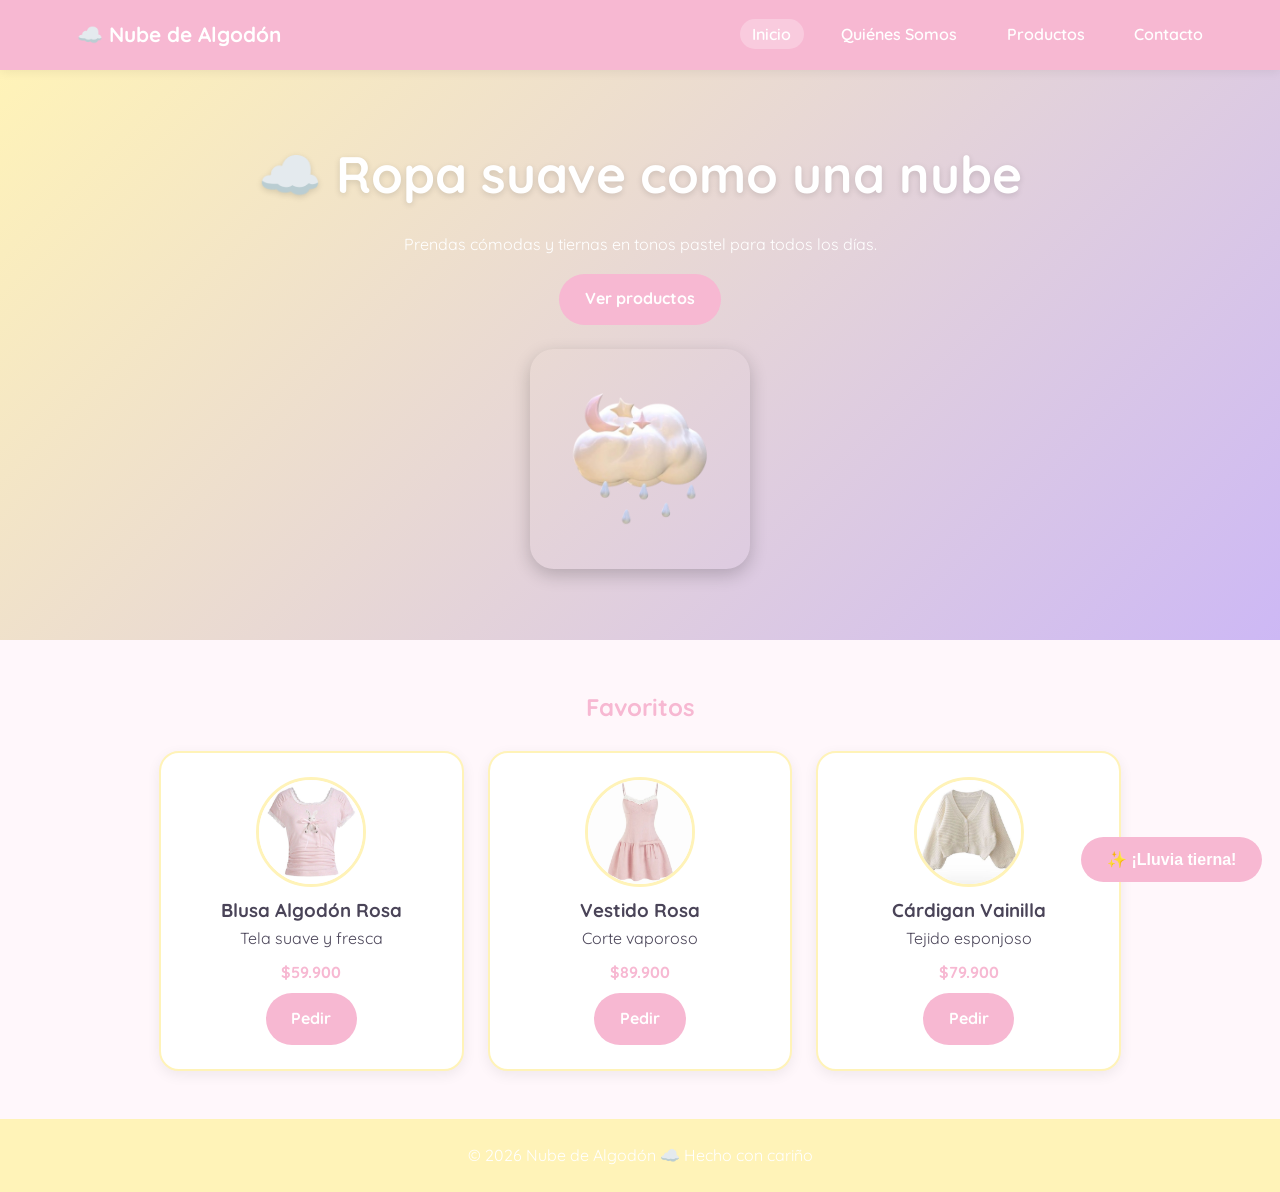
<file: index.html>
<!DOCTYPE html>
<html lang="es"><head><meta charset="UTF-8"><meta name="viewport" content="width=device-width,initial-scale=1">
<title>Nube de Algodón | Inicio</title>
<link href="https://fonts.googleapis.com/css2?family=Quicksand:wght@500;700&display=swap" rel="stylesheet">
<link rel="stylesheet" href="./style.css"></head>
<body data-feature="rain" data-emojis="☁️,🌸,💖,✨">
<nav><a class="logo" href="index.html">☁️ Nube de Algodón</a><button id="burger" aria-label="Menú">☰</button><ul><li><a href="index.html" class=on>Inicio</a></li><li><a href="./nosotros.html">Quiénes Somos</a></li><li><a href="./productos.html">Productos</a></li><li><a href="./contacto.html">Contacto</a></li></ul></nav>
<header class="hero"><h1>☁️ Ropa suave como una nube</h1><p>Prendas cómodas y tiernas en tonos pastel para todos los días.</p><a class="btn" href="./productos.html">Ver productos</a><br><img class="hero-img" src="./img/Я-removebg-preview.png" alt="Nube de Algodón" onerror="this.remove()"></header><section><h2>Favoritos</h2><div class="grid"><div class="card"><img src="./img/blusa rosa.jpg" alt="Blusa Algodón Rosa" loading="lazy" onerror="this.outerHTML='<div class=e>👚</div>'"><h3>Blusa Algodón Rosa</h3><p>Tela suave y fresca</p><p class="price">$59.900</p><a class="btn" href="./contacto.html">Pedir</a></div><div class="card"><img src="./img/vestido rosa.jpg" alt="Vestido Rosa" loading="lazy" onerror="this.outerHTML='<div class=e>👗</div>'"><h3>Vestido Rosa</h3><p>Corte vaporoso</p><p class="price">$89.900</p><a class="btn" href="./contacto.html">Pedir</a></div><div class="card"><img src="./img/cardigan vainilla.jpg" alt="Cárdigan Vainilla" loading="lazy" onerror="this.outerHTML='<div class=e>🧥</div>'"><h3>Cárdigan Vainilla</h3><p>Tejido esponjoso</p><p class="price">$79.900</p><a class="btn" href="./contacto.html">Pedir</a></div></div></section>
<footer>© 2026 Nube de Algodón ☁️ Hecho con cariño</footer>
<button class="btn" id="fx"></button>
<script src="./main.js"></script></body></html>
</file>
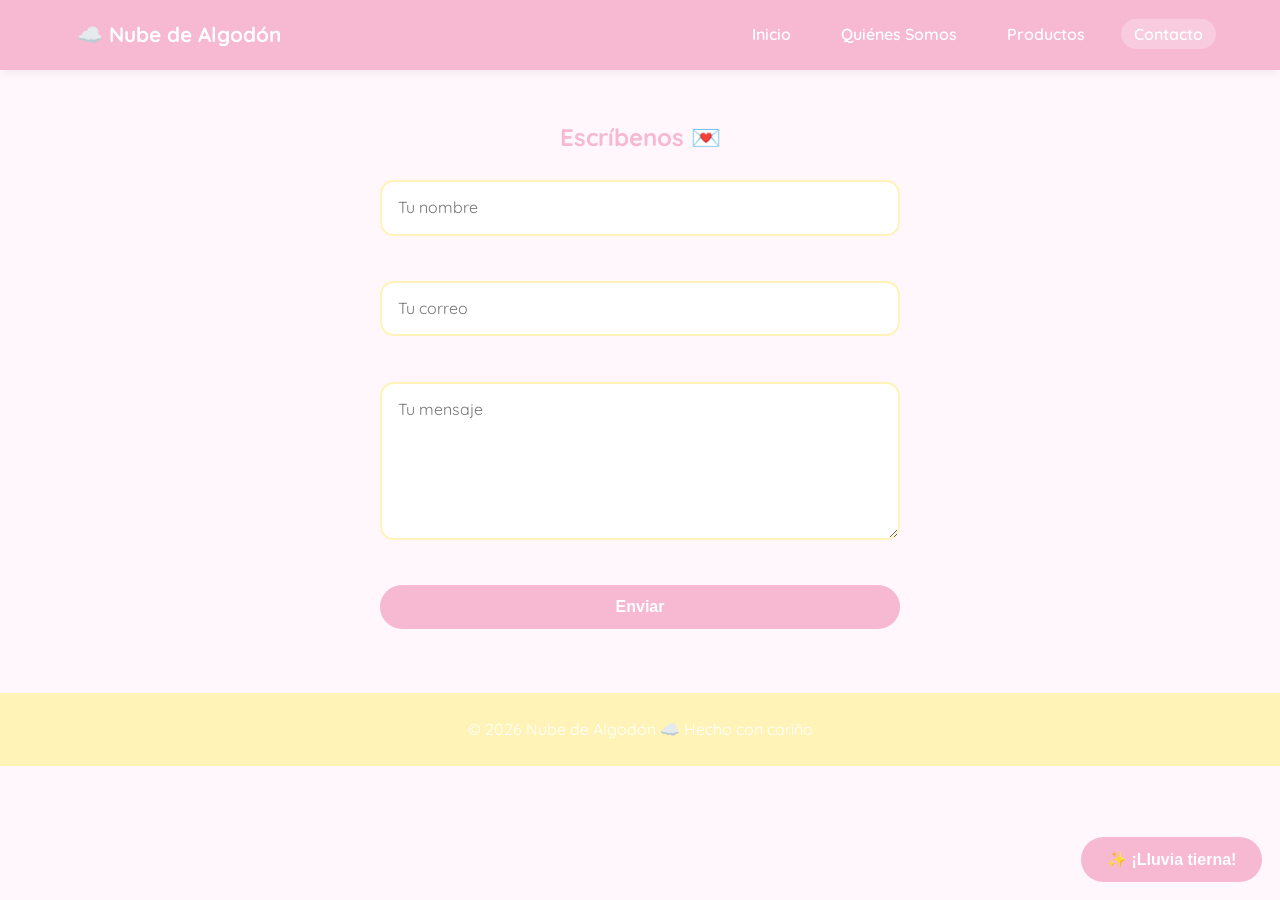
<file: contacto.html>
<!DOCTYPE html>
<html lang="es"><head><meta charset="UTF-8"><meta name="viewport" content="width=device-width,initial-scale=1">
<title>Nube de Algodón | Contacto</title>
<link href="https://fonts.googleapis.com/css2?family=Quicksand:wght@500;700&display=swap" rel="stylesheet">
<link rel="stylesheet" href="./style.css"></head>
<body data-feature="rain" data-emojis="☁️,🌸,💖,✨">
<nav><a class="logo" href="./index.html">☁️ Nube de Algodón</a><button id="burger" aria-label="Menú">☰</button><ul><li><a href="./index.html">Inicio</a></li><li><a href="./nosotros.html">Quiénes Somos</a></li><li><a href="./productos.html">Productos</a></li><li><a href="./contacto.html" class=on>Contacto</a></li></ul></nav>
<section><h2>Escríbenos 💌</h2><form id="contacto" novalidate>
<input id="nombre" placeholder="Tu nombre"><span class="err" id="e-nombre"></span>
<input id="correo" type="email" placeholder="Tu correo"><span class="err" id="e-correo"></span>
<textarea id="mensaje" rows="5" placeholder="Tu mensaje"></textarea><span class="err" id="e-mensaje"></span>
<button class="btn" type="submit">Enviar</button><p class="ok" id="ok"></p></form></section>
<footer>© 2026 Nube de Algodón ☁️ Hecho con cariño</footer>
<button class="btn" id="fx"></button>
<script src="./main.js"></script></body></html>
</file>
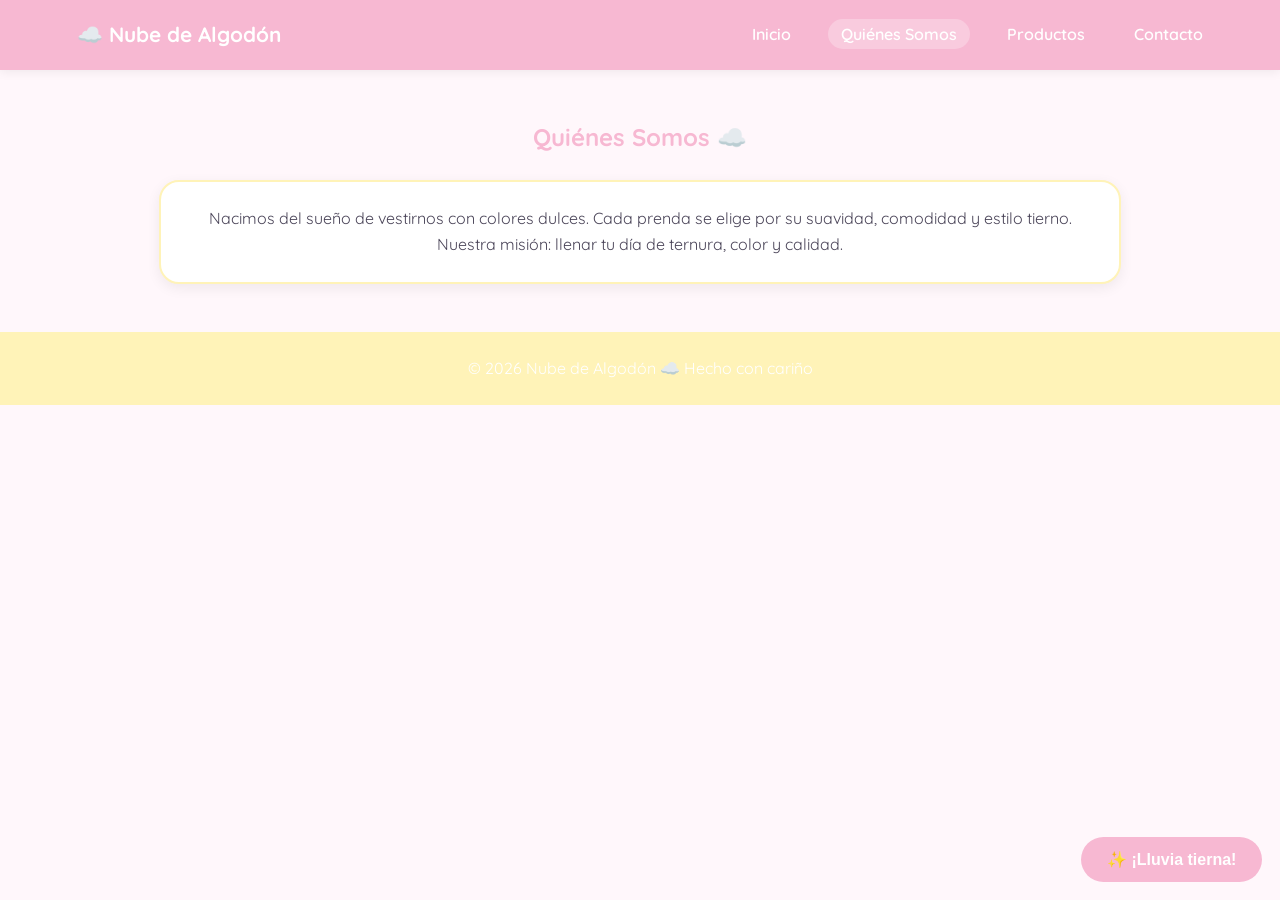
<file: nosotros.html>
<!DOCTYPE html>
<html lang="es"><head><meta charset="UTF-8"><meta name="viewport" content="width=device-width,initial-scale=1">
<title>Nube de Algodón | Quiénes Somos</title>
<link href="https://fonts.googleapis.com/css2?family=Quicksand:wght@500;700&display=swap" rel="stylesheet">
<link rel="stylesheet" href="./style.css"></head>
<body data-feature="rain" data-emojis="☁️,🌸,💖,✨">
<nav><a class="logo" href="./index.html">☁️ Nube de Algodón</a><button id="burger" aria-label="Menú">☰</button><ul><li><a href="./index.html">Inicio</a></li><li><a href="./nosotros.html" class=on>Quiénes Somos</a></li><li><a href="./productos.html">Productos</a></li><li><a href="./contacto.html">Contacto</a></li></ul></nav>
<section><h2>Quiénes Somos ☁️</h2><div class="card"><p>Nacimos del sueño de vestirnos con colores dulces. Cada prenda se elige por su suavidad, comodidad y estilo tierno.</p><p>Nuestra misión: llenar tu día de ternura, color y calidad.</p></div></section>
<footer>© 2026 Nube de Algodón ☁️ Hecho con cariño</footer>
<button class="btn" id="fx"></button>
<script src="./main.js"></script></body></html>
</file>
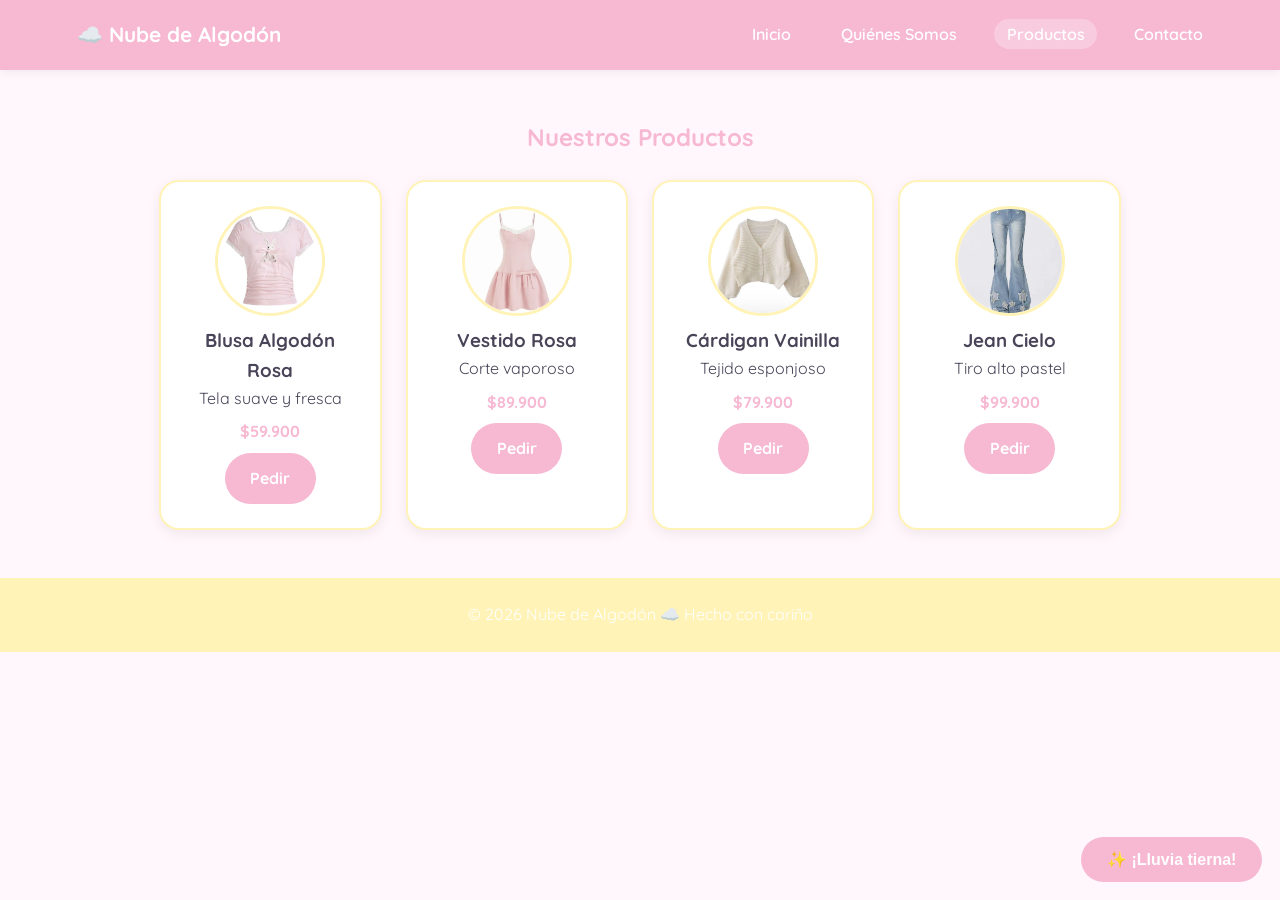
<file: productos.html>
<!DOCTYPE html>
<html lang="es"><head><meta charset="UTF-8"><meta name="viewport" content="width=device-width,initial-scale=1">
<title>Nube de Algodón | Productos</title>
<link href="https://fonts.googleapis.com/css2?family=Quicksand:wght@500;700&display=swap" rel="stylesheet">
<link rel="stylesheet" href="./style.css"></head>
<body data-feature="rain" data-emojis="☁️,🌸,💖,✨">
<nav><a class="logo" href="./index.html">☁️ Nube de Algodón</a><button id="burger" aria-label="Menú">☰</button><ul><li><a href="./index.html">Inicio</a></li><li><a href="./nosotros.html">Quiénes Somos</a></li><li><a href="./productos.html" class=on>Productos</a></li><li><a href="./contacto.html">Contacto</a></li></ul></nav>
<section><h2>Nuestros Productos</h2><div class="grid"><div class="card"><img src="./img/blusa rosa.jpg" alt="Blusa Algodón Rosa" loading="lazy" onerror="this.outerHTML='<div class=e>👚</div>'"><h3>Blusa Algodón Rosa</h3><p>Tela suave y fresca</p><p class="price">$59.900</p><a class="btn" href="./contacto.html">Pedir</a></div><div class="card"><img src="./img/vestido rosa.jpg" alt="Vestido Rosa" loading="lazy" onerror="this.outerHTML='<div class=e>👗</div>'"><h3>Vestido Rosa</h3><p>Corte vaporoso</p><p class="price">$89.900</p><a class="btn" href="./contacto.html">Pedir</a></div><div class="card"><img src="./img/cardigan vainilla.jpg" alt="Cárdigan Vainilla" loading="lazy" onerror="this.outerHTML='<div class=e>🧥</div>'"><h3>Cárdigan Vainilla</h3><p>Tejido esponjoso</p><p class="price">$79.900</p><a class="btn" href="./contacto.html">Pedir</a></div><div class="card"><img src="./img/1142929211677711137.jpg" alt="Jean Cielo" loading="lazy" onerror="this.outerHTML='<div class=e>👖</div>'"><h3>Jean Cielo</h3><p>Tiro alto pastel</p><p class="price">$99.900</p><a class="btn" href="./contacto.html">Pedir</a></div></div></section>
<footer>© 2026 Nube de Algodón ☁️ Hecho con cariño</footer>
<button class="btn" id="fx"></button>
<script src="./main.js"></script></body></html>
</file>
<file: style.css>
/* Estilos de Nube de Algodón */
:root{--bg:#fff7fb;--c1:#f7b8d2;--c2:#cdb8f5;--c3:#fff3b8;--tx:#4a4458;--card:#fff}
body.dark{--bg:#2b2736;--tx:#f1eaff;--card:#3a3548}
*{box-sizing:border-box;margin:0;padding:0}
body{font-family:'Quicksand','Segoe UI',sans-serif;background:var(--bg);color:var(--tx);padding-top:70px;line-height:1.6;transition:background .3s,color .3s}
nav{position:fixed;top:0;left:0;right:0;height:70px;background:var(--c1);display:flex;align-items:center;justify-content:space-between;padding:0 5%;z-index:10;box-shadow:0 2px 10px #0001}
.logo{font-weight:700;font-size:1.3rem;color:#fff;text-decoration:none}
nav ul{display:flex;gap:1.5rem;list-style:none}
nav a{color:#fff;text-decoration:none;font-weight:600;padding:.3rem .8rem;border-radius:20px;transition:.3s}
nav a:hover,nav a.on{background:#fff4;transform:scale(1.05)}
#burger{display:none;background:none;border:0;font-size:1.8rem;color:#fff;cursor:pointer}
.hero{text-align:center;padding:4rem 1rem;background:linear-gradient(135deg,var(--c3),var(--c2))}
.hero h1{font-size:clamp(2rem,6vw,3.2rem);color:#fff;text-shadow:0 2px 6px #0002}
.hero p{margin:1rem auto;max-width:560px;color:#fff}
.btn{display:inline-block;background:var(--c1);color:#fff;border:0;padding:.8rem 1.6rem;border-radius:30px;font-size:1rem;font-weight:700;cursor:pointer;text-decoration:none;transition:.3s}
.btn:hover{transform:translateY(-3px);box-shadow:0 6px 14px #0003}
section{max-width:1000px;margin:auto;padding:3rem 1.2rem}
h2{text-align:center;margin-bottom:1.5rem;color:var(--c1)}
.grid{display:grid;grid-template-columns:repeat(auto-fit,minmax(220px,1fr));gap:1.5rem}
.card{background:var(--card);border-radius:20px;padding:1.5rem;text-align:center;box-shadow:0 4px 14px #0001;transition:.3s;border:2px solid var(--c3)}
.card:hover{transform:translateY(-6px) rotate(-1deg)}
.card img{display:block;width:110px;height:110px;object-fit:cover;border-radius:50%;margin:0 auto .6rem;border:3px solid var(--c3)}
.hero-img{max-width:220px;width:60%;border-radius:24px;margin-top:1.5rem;box-shadow:0 6px 18px #0003}
.card .e{font-size:3.2rem}.price{font-weight:700;color:var(--c1);margin:.5rem 0}
form{display:grid;gap:1rem;max-width:520px;margin:auto}
input,textarea{padding:.8rem 1rem;border:2px solid var(--c3);border-radius:14px;font:inherit;background:var(--card);color:var(--tx)}
input:focus,textarea:focus{outline:0;border-color:var(--c1)}
.err{color:#d6457a;font-size:.85rem;min-height:1em}.ok{text-align:center;color:#2a9d6f;font-weight:700}
footer{text-align:center;padding:1.5rem;background:var(--c3);color:#fff}
#fx{position:fixed;right:18px;bottom:18px;z-index:20}
#chat{position:fixed;right:18px;bottom:80px;width:260px;background:var(--card);border:2px solid var(--c1);border-radius:16px;padding:1rem;display:none;z-index:20}
.drop{position:fixed;top:-40px;font-size:1.6rem;pointer-events:none;animation:fall 3s linear forwards;z-index:30}
@keyframes fall{to{transform:translateY(110vh) rotate(360deg)}}
@media(max-width:700px){#burger{display:block}nav ul{display:none;position:absolute;top:70px;left:0;right:0;flex-direction:column;background:var(--c1);padding:1rem}nav ul.open{display:flex}}
</file>
